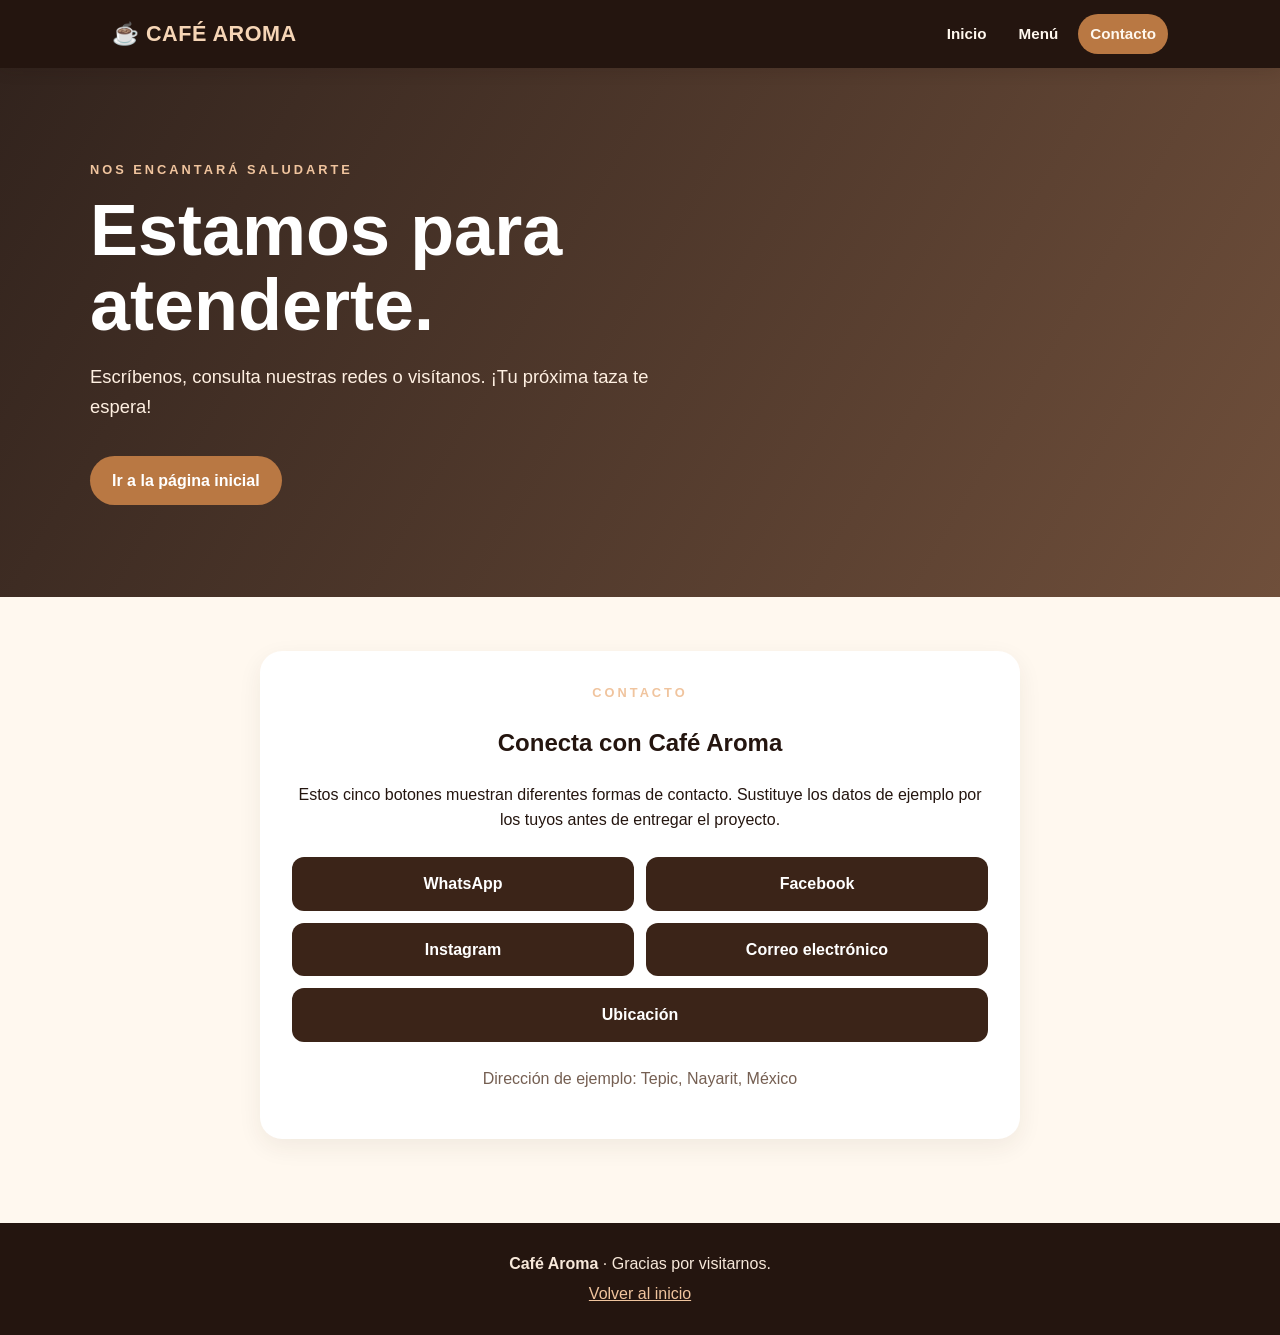
<file: contacto.html>
<!doctype html>
<html lang="es"><head><meta charset="utf-8"><meta name="viewport" content="width=device-width,initial-scale=1"><title>Café Aroma | Contacto</title><link rel="stylesheet" href="styles.css"></head>
<body><header><div class="nav"><a class="brand" href="index.html">☕ CAFÉ AROMA</a><nav><a href="index.html">Inicio</a><a href="menu.html">Menú</a><a class="active" href="contacto.html">Contacto</a></nav></div></header>
<section class="hero"><div class="hero-inner"><div class="eyebrow">Nos encantará saludarte</div><h1>Estamos para atenderte.</h1><p>Escríbenos, consulta nuestras redes o visítanos. ¡Tu próxima taza te espera!</p><a class="btn" href="index.html">Ir a la página inicial</a></div></section>
<main><section class="contact-panel"><div class="eyebrow">Contacto</div><h2>Conecta con Café Aroma</h2><p>Estos cinco botones muestran diferentes formas de contacto. Sustituye los datos de ejemplo por los tuyos antes de entregar el proyecto.</p>
<div class="contact-buttons">
<a class="contact-button" href="https://wa.me/523111111111" target="_blank" rel="noopener">WhatsApp</a>
<a class="contact-button" href="https://www.facebook.com/" target="_blank" rel="noopener">Facebook</a>
<a class="contact-button" href="https://www.instagram.com/" target="_blank" rel="noopener">Instagram</a>
<a class="contact-button" href="mailto:contacto@cafearoma.example">Correo electrónico</a>
<a class="contact-button" href="https://www.google.com/maps/search/?api=1&query=Tepic%2C%20Nayarit" target="_blank" rel="noopener">Ubicación</a>
</div><p style="color:#755f52;margin-top:24px">Dirección de ejemplo: Tepic, Nayarit, México</p></section></main>
<footer><p><strong>Café Aroma</strong> · Gracias por visitarnos.</p><p><a href="index.html" style="color:#f0c49e">Volver al inicio</a></p></footer></body></html>
</file>
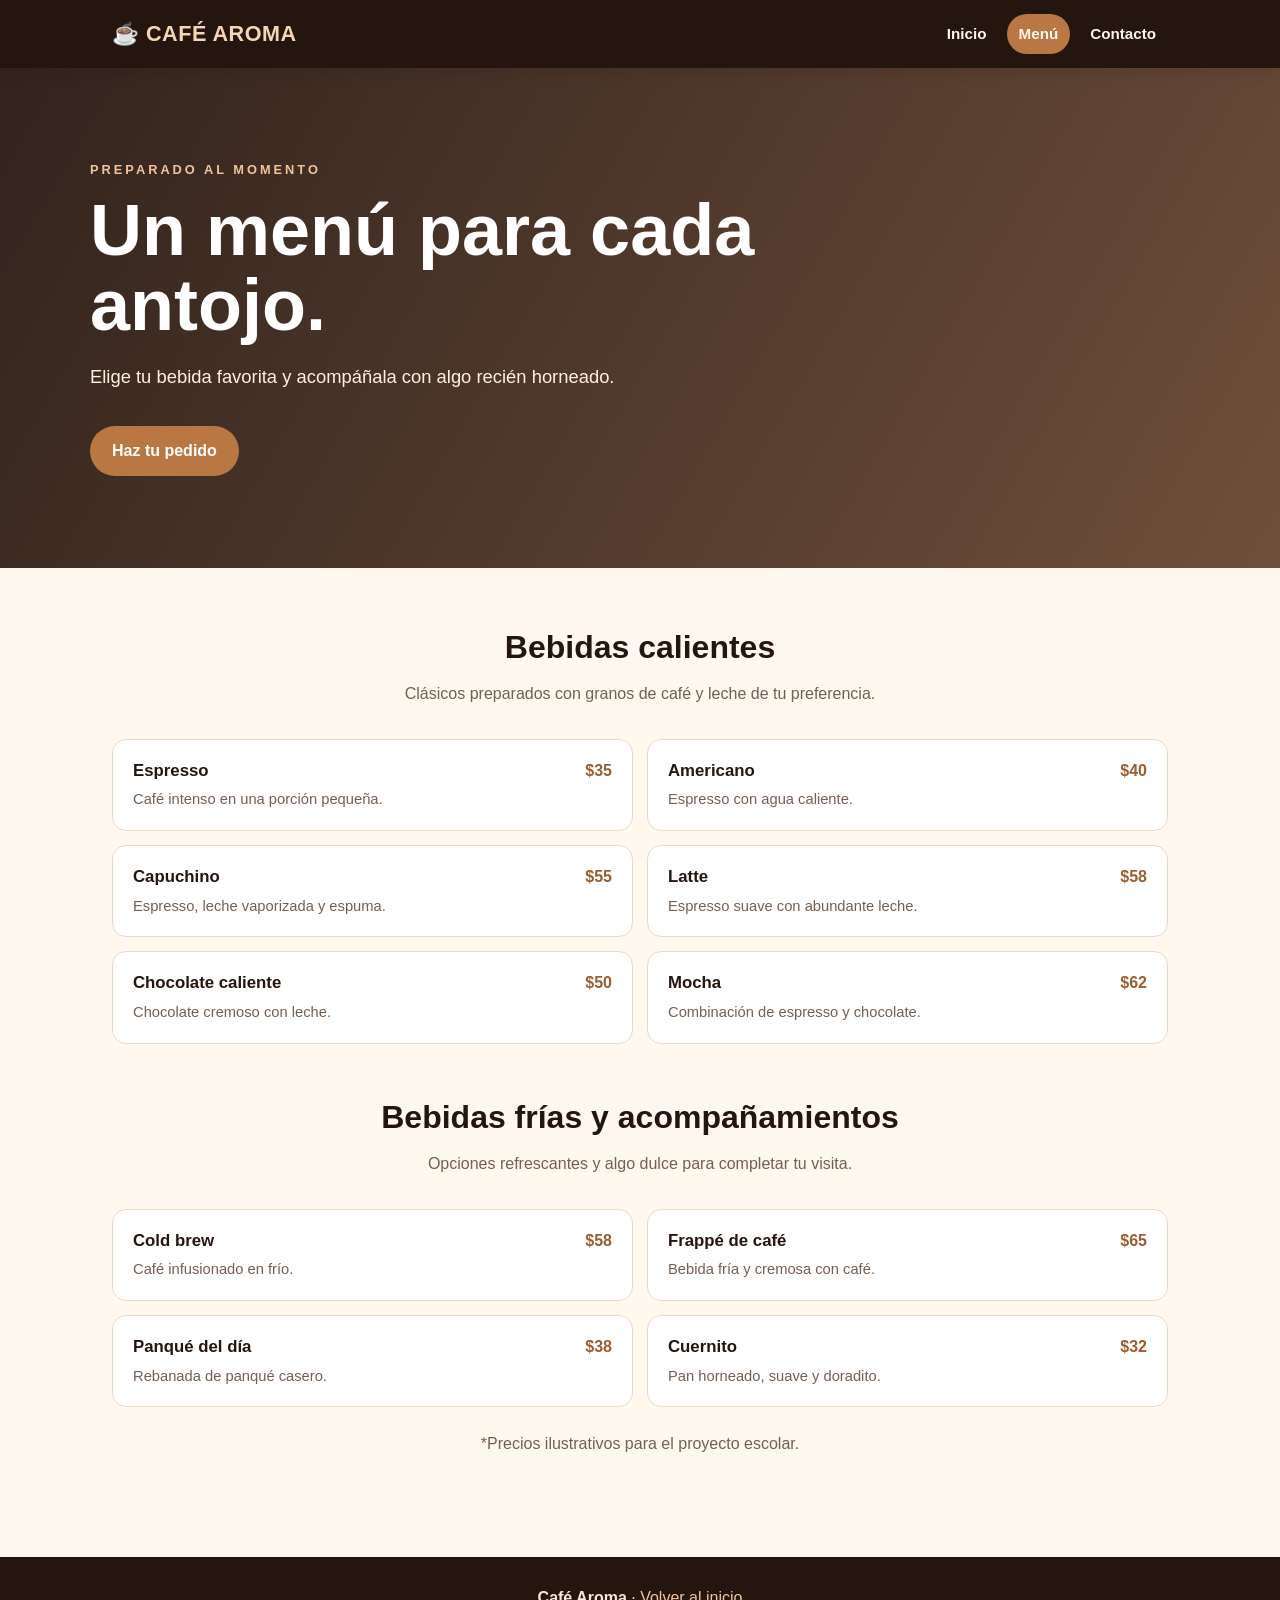
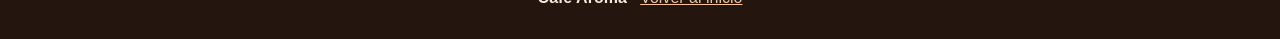
<file: menu.html>
<!doctype html>
<html lang="es"><head><meta charset="utf-8"><meta name="viewport" content="width=device-width,initial-scale=1"><title>Café Aroma | Menú</title><link rel="stylesheet" href="styles.css"></head>
<body><header><div class="nav"><a class="brand" href="index.html">☕ CAFÉ AROMA</a><nav><a href="index.html">Inicio</a><a class="active" href="menu.html">Menú</a><a href="contacto.html">Contacto</a></nav></div></header>
<section class="hero"><div class="hero-inner"><div class="eyebrow">Preparado al momento</div><h1>Un menú para cada antojo.</h1><p>Elige tu bebida favorita y acompáñala con algo recién horneado.</p><a class="btn" href="contacto.html">Haz tu pedido</a></div></section>
<main><div class="section-head"><h2>Bebidas calientes</h2><p>Clásicos preparados con granos de café y leche de tu preferencia.</p></div><div class="menu-list">
<div class="menu-item"><div><h3>Espresso</h3><p>Café intenso en una porción pequeña.</p></div><span class="price">$35</span></div>
<div class="menu-item"><div><h3>Americano</h3><p>Espresso con agua caliente.</p></div><span class="price">$40</span></div>
<div class="menu-item"><div><h3>Capuchino</h3><p>Espresso, leche vaporizada y espuma.</p></div><span class="price">$55</span></div>
<div class="menu-item"><div><h3>Latte</h3><p>Espresso suave con abundante leche.</p></div><span class="price">$58</span></div>
<div class="menu-item"><div><h3>Chocolate caliente</h3><p>Chocolate cremoso con leche.</p></div><span class="price">$50</span></div>
<div class="menu-item"><div><h3>Mocha</h3><p>Combinación de espresso y chocolate.</p></div><span class="price">$62</span></div>
</div><div class="section-head" style="margin-top:48px"><h2>Bebidas frías y acompañamientos</h2><p>Opciones refrescantes y algo dulce para completar tu visita.</p></div><div class="menu-list">
<div class="menu-item"><div><h3>Cold brew</h3><p>Café infusionado en frío.</p></div><span class="price">$58</span></div>
<div class="menu-item"><div><h3>Frappé de café</h3><p>Bebida fría y cremosa con café.</p></div><span class="price">$65</span></div>
<div class="menu-item"><div><h3>Panqué del día</h3><p>Rebanada de panqué casero.</p></div><span class="price">$38</span></div>
<div class="menu-item"><div><h3>Cuernito</h3><p>Pan horneado, suave y doradito.</p></div><span class="price">$32</span></div>
</div><p style="text-align:center;color:#755f52;margin-top:24px">*Precios ilustrativos para el proyecto escolar.</p></main>
<footer><p><strong>Café Aroma</strong> · <a href="index.html" style="color:#f0c49e">Volver al inicio</a></p></footer></body></html>
</file>
<file: styles.css>
:root{--coffee:#3b2418;--espresso:#24150f;--caramel:#b97843;--cream:#fff8ef;--muted:#755f52;--white:#fff}
*{box-sizing:border-box}html{scroll-behavior:smooth}body{margin:0;font-family:Arial,Helvetica,sans-serif;background:var(--cream);color:var(--espresso);line-height:1.6}
header{background:var(--espresso);color:var(--white);position:sticky;top:0;z-index:5;box-shadow:0 3px 14px #24150f22}
.nav{max-width:1100px;margin:auto;padding:14px 22px;display:flex;align-items:center;justify-content:space-between;gap:18px;flex-wrap:wrap}
.brand{font-size:1.35rem;font-weight:800;letter-spacing:.5px;color:#f6d5b6;text-decoration:none}
nav{display:flex;gap:8px;flex-wrap:wrap}nav a{color:#fff8ef;text-decoration:none;padding:8px 12px;border-radius:20px;font-weight:700;font-size:.95rem}nav a:hover,nav a.active{background:var(--caramel)}
.hero{background:linear-gradient(120deg,#24150feF,#59351fdd),url('https://images.unsplash.com/photo-1442512595331-e89e73853f31?auto=format&fit=crop&w=1800&q=85') center/cover;color:white;padding:92px 22px}
.hero-inner{max-width:1100px;margin:auto}.eyebrow{text-transform:uppercase;letter-spacing:3px;color:#f0c49e;font-size:.8rem;font-weight:800}
h1{font-size:clamp(2.4rem,6vw,4.5rem);line-height:1.05;margin:12px 0 18px;max-width:720px}
.hero p{font-size:1.15rem;max-width:620px;color:#fff0e2}
.btn{display:inline-block;background:var(--caramel);color:white;text-decoration:none;border:0;border-radius:28px;padding:12px 22px;font-weight:800;margin-top:16px;transition:.2s}.btn:hover{background:#965b31;transform:translateY(-2px)}
main{max-width:1100px;margin:auto;padding:54px 22px}.section-head{text-align:center;max-width:700px;margin:0 auto 32px}.section-head h2{font-size:2rem;margin:0 0 8px}.section-head p{color:var(--muted);margin:0}
.cards{display:grid;grid-template-columns:repeat(3,1fr);gap:20px}.card{background:white;border-radius:18px;overflow:hidden;box-shadow:0 8px 24px #3b241812}.card img{width:100%;height:190px;object-fit:cover;display:block}.card-body{padding:22px}.card h3{margin:0 0 8px}.card p{color:var(--muted);margin:0}
.highlight{background:#efe1d2;border-radius:22px;padding:32px;text-align:center;margin:42px 0}.highlight h2{margin-top:0}
.menu-list{display:grid;grid-template-columns:repeat(2,1fr);gap:14px}.menu-item{background:white;border:1px solid #ead8c7;border-radius:14px;padding:18px 20px;display:flex;justify-content:space-between;gap:16px}.menu-item h3{margin:0;font-size:1.05rem}.menu-item p{margin:4px 0 0;color:var(--muted);font-size:.92rem}.price{font-weight:800;color:#9a5e32;white-space:nowrap}
.contact-panel{max-width:760px;margin:auto;background:white;padding:32px;border-radius:22px;box-shadow:0 8px 24px #3b241812;text-align:center}.contact-buttons{display:grid;grid-template-columns:repeat(2,1fr);gap:12px;margin-top:24px}.contact-button{display:block;text-decoration:none;background:var(--coffee);color:white;padding:14px;border-radius:12px;font-weight:800}.contact-button:hover{background:var(--caramel)}.contact-button:last-child{grid-column:1/-1}
footer{background:var(--espresso);color:#f7e8da;text-align:center;padding:24px 16px;margin-top:30px}footer p{margin:4px}
@media(max-width:760px){.cards{grid-template-columns:1fr}.menu-list{grid-template-columns:1fr}.hero{padding:68px 22px}.contact-buttons{grid-template-columns:1fr}.contact-button:last-child{grid-column:auto}.nav{justify-content:center}}
</file>
